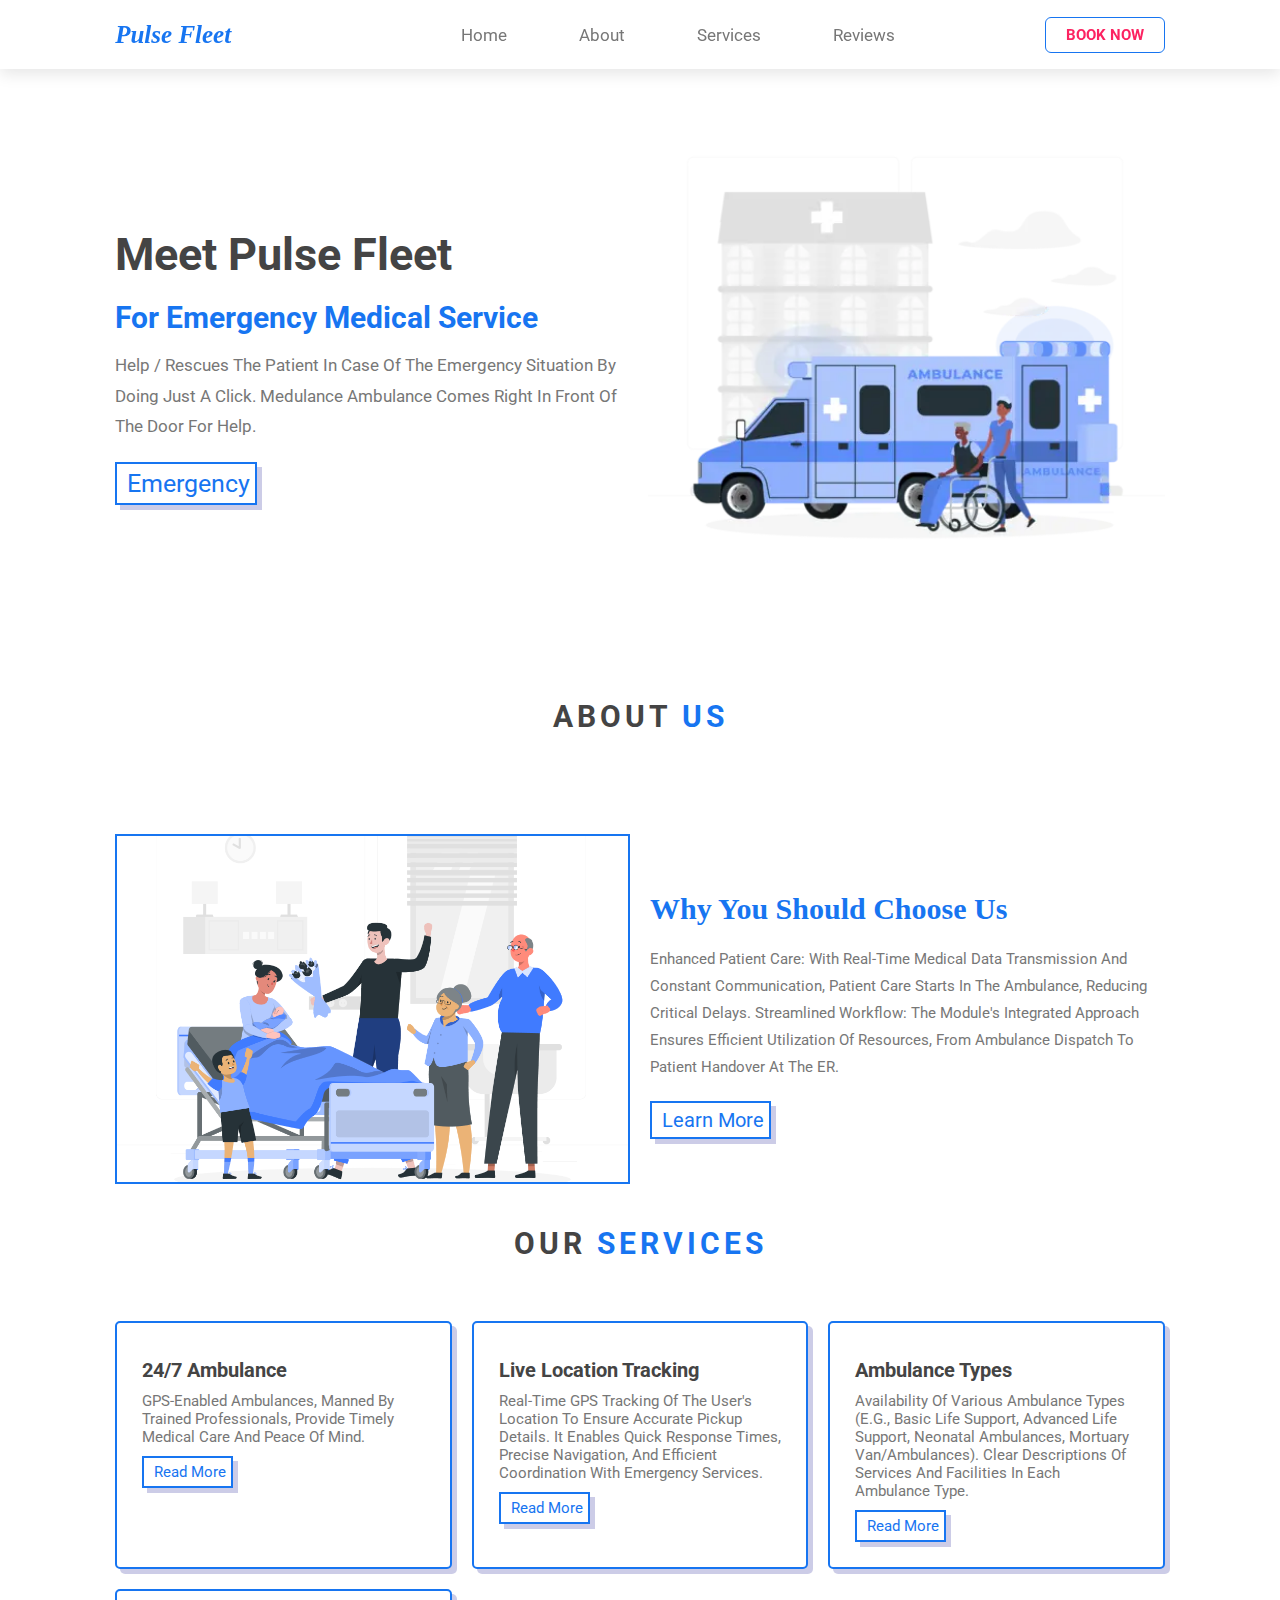
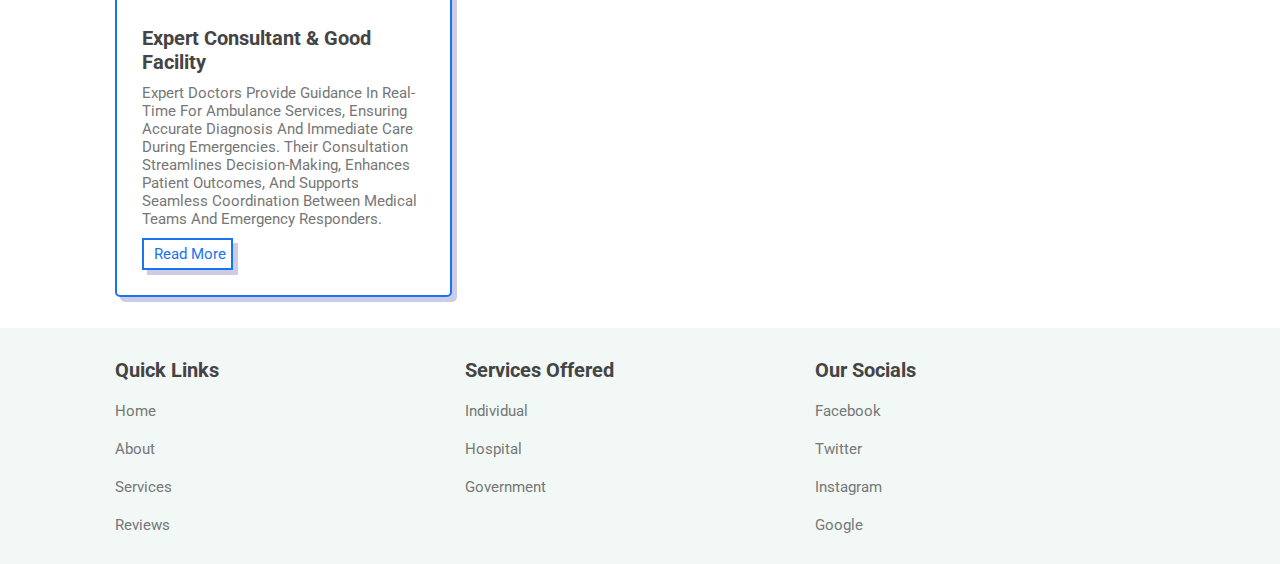
<file: index.html>
<!DOCTYPE html>
<html lang="en">
<head>
	<meta charset="UTF-8">
	<meta name="viewport" content="width=device-width, initial-scale=1.0">
	<title>Smart Ambulance Booking System by Tech Titans</title>
	<link rel="stylesheet" href="css/style.css">
	<link rel="shortcut icon" href="logo (1).png" type="image/x-icon">
</head>
<body>

	<header>
		<!-- <img src="logo (1).png" alt="Logo" width="40" height="40"> -->
		<a href="#" class="logo"><i class="fas fa-hospital">Pulse Fleet</i></a>
		
		<nav class="navbar">
			<a id="shift" href="index.html">home</a>
			<a href="about.html">about</a>
			<a href="service.html">services</a>
			<a href="reviews.html">reviews</a>
		</nav>
		<div class="button">
			<a href="login.html" class="booknow">BOOK NOW</a>
		</div>


	</header>

	<section class="home">
		<div class="content">
			<h3>Meet Pulse Fleet</h3>
			<h2>For Emergency Medical Service</h2>
			<p>Help / Rescues the Patient in case of the Emergency situation by doing just a click. Medulance Ambulance comes right in front of the door for help.</p>
			<a href="emergency.html" class="btn">Emergency</a>
		</div>
		<div class="image">
			<img src="img/Ambulance-rafiki.webp" alt="">
		</div>
	</section>
	<section class="contact">
		<!-- <h1 class="heading"><span>contact</span> us</h1> -->

		<!-- <div class="wrapper">
			<div class="image">
				<img src="img/img3.png" alt="">
			</div>

			<form action="">
				<h3>book now</h3>
				<input type="text" placeholder="your name" class="box">
				<input type="address" placeholder="your address" class="box">
				<input type="number" placeholder="your phone number" class="box">
				<input type="date" class="box">
				<input type="submit" value="Submit" class="btn">
			</form>
		</div> -->
	</section>

	<section class="about">
		<h1 class="heading"; style="margin-bottom: 80px;">about <span>us</span></h1>

		<div class="wrapper">
			<div class="image">
				<img src="img/img2.png" alt="">
			</div>
			<div class="content">
				<h3>why you should choose us</h3>
				<p>Enhanced Patient Care: With real-time medical data transmission and constant communication, patient care starts in the ambulance, reducing critical delays. Streamlined Workflow: The module's integrated approach ensures efficient utilization of resources, from ambulance dispatch to patient handover at the ER.</p>
				<a href="about.html" class="btn">learn more</a>
			</div>
		</div>
	</section>

	<section class="services">
		<h1 class="heading";  style="margin-bottom: 40px";>our <span>services</span></h1>

		<div class="box-container">
			<div class="box">
				<i class="fas fa-ambulance"></i>
				<h3>24/7 ambulance</h3>
				<p>GPS-enabled ambulances, manned by trained professionals, provide timely medical care and peace of mind.</p>
				<a href="service.html" class="btn">read more</a>
			</div>

			<div class="box">
				<i class="fas fa-notes-medical"></i>
				<h3>Live Location Tracking</h3>
				<p>Real-time GPS tracking of the user's location to ensure accurate pickup details. It enables quick response times, precise navigation, and efficient coordination with emergency services.</p>
				<a href="service.html" class="btn">read more</a>
			</div>

			<div class="box">
				<i class="fas fa-user-md"></i>
				<h3>Ambulance Types</h3>
				<p>Availability of various ambulance types (e.g., basic life support, advanced life support, neonatal ambulances, mortuary van/ambulances).
					Clear descriptions of services and facilities in each ambulance type.</p>
				<a href="service.html" class="btn">read more</a>
			</div>

			<div class="box">
				<i class="fas fa-procedures"></i>
				<h3>expert consultant & good facility</h3>
				<p>Expert doctors provide guidance in real-time for ambulance services, ensuring accurate diagnosis and immediate care during emergencies. Their consultation streamlines decision-making, enhances patient outcomes, and supports seamless coordination between medical teams and emergency responders.</p>
				<a href="service.html" class="btn">read more</a>
			</div>

			<!-- <div class="box">
				<i class="fas fa-pills"></i>
				<h3>pharmacy</h3>
				<p>Lorem ipsum dolor sit amet consectetur adipisicing elit. Aspernatur, nulla!</p>
				<a href="#" class="btn">read more</a>
			</div>

			<div class="box">
				<i class="fas fa-heartbeat"></i>
				<h3>best care</h3>
				<p>Lorem ipsum dolor sit amet consectetur adipisicing elit. Aspernatur, nulla!</p>
				<a href="#" class="btn">read more</a>
			</div>
		</div> -->
	</section>
<br>
	<section class="footer">
		<div class="box-container">
			<div class="box">
				<h3>quick links</h3>
				<a href="index.html">home</a>
				<a href="about.html">about</a>
				<a href="service.html">services</a>
				<a href="#">reviews</a>
			</div>

			<div class="box">
				<h3>services offered</h3>
				<a href="service.html">Individual</a>
				<a href="service.html">Hospital</a>
				<a href="service.html">Government</a>
			</div>

			<div class="box">
				<h3>our socials</h3>
				<a href="https://www.facebook.com"><i class="fab fa-facebook"></i> facebook</a>
				<a href="https://www.twitter.com"><i class="fab fa-twitter"></i> twitter</a>
				<a href="https://www.instagram.com"><i class="fab fa-instagram"></i> instagram</a>
				<a href="https://www.google.com"><i class="fab fa-linkedin"></i> google</a>
			</div>
		</div>
	</section>


	<script>
		let menu = document.querySelector('#menubtn'),
		navbar = document.querySelector('.navbar');

		menu.onclick = () =>{
			menu.classList.toggle('fa-times');
			navbar.classList.toggle('active');
		}

		window.onscroll = () =>{
			menu.classList.remove('fa-times');
			navbar.classList.remove('active');
		}
	</script>

	
</body>
</html>
</file>
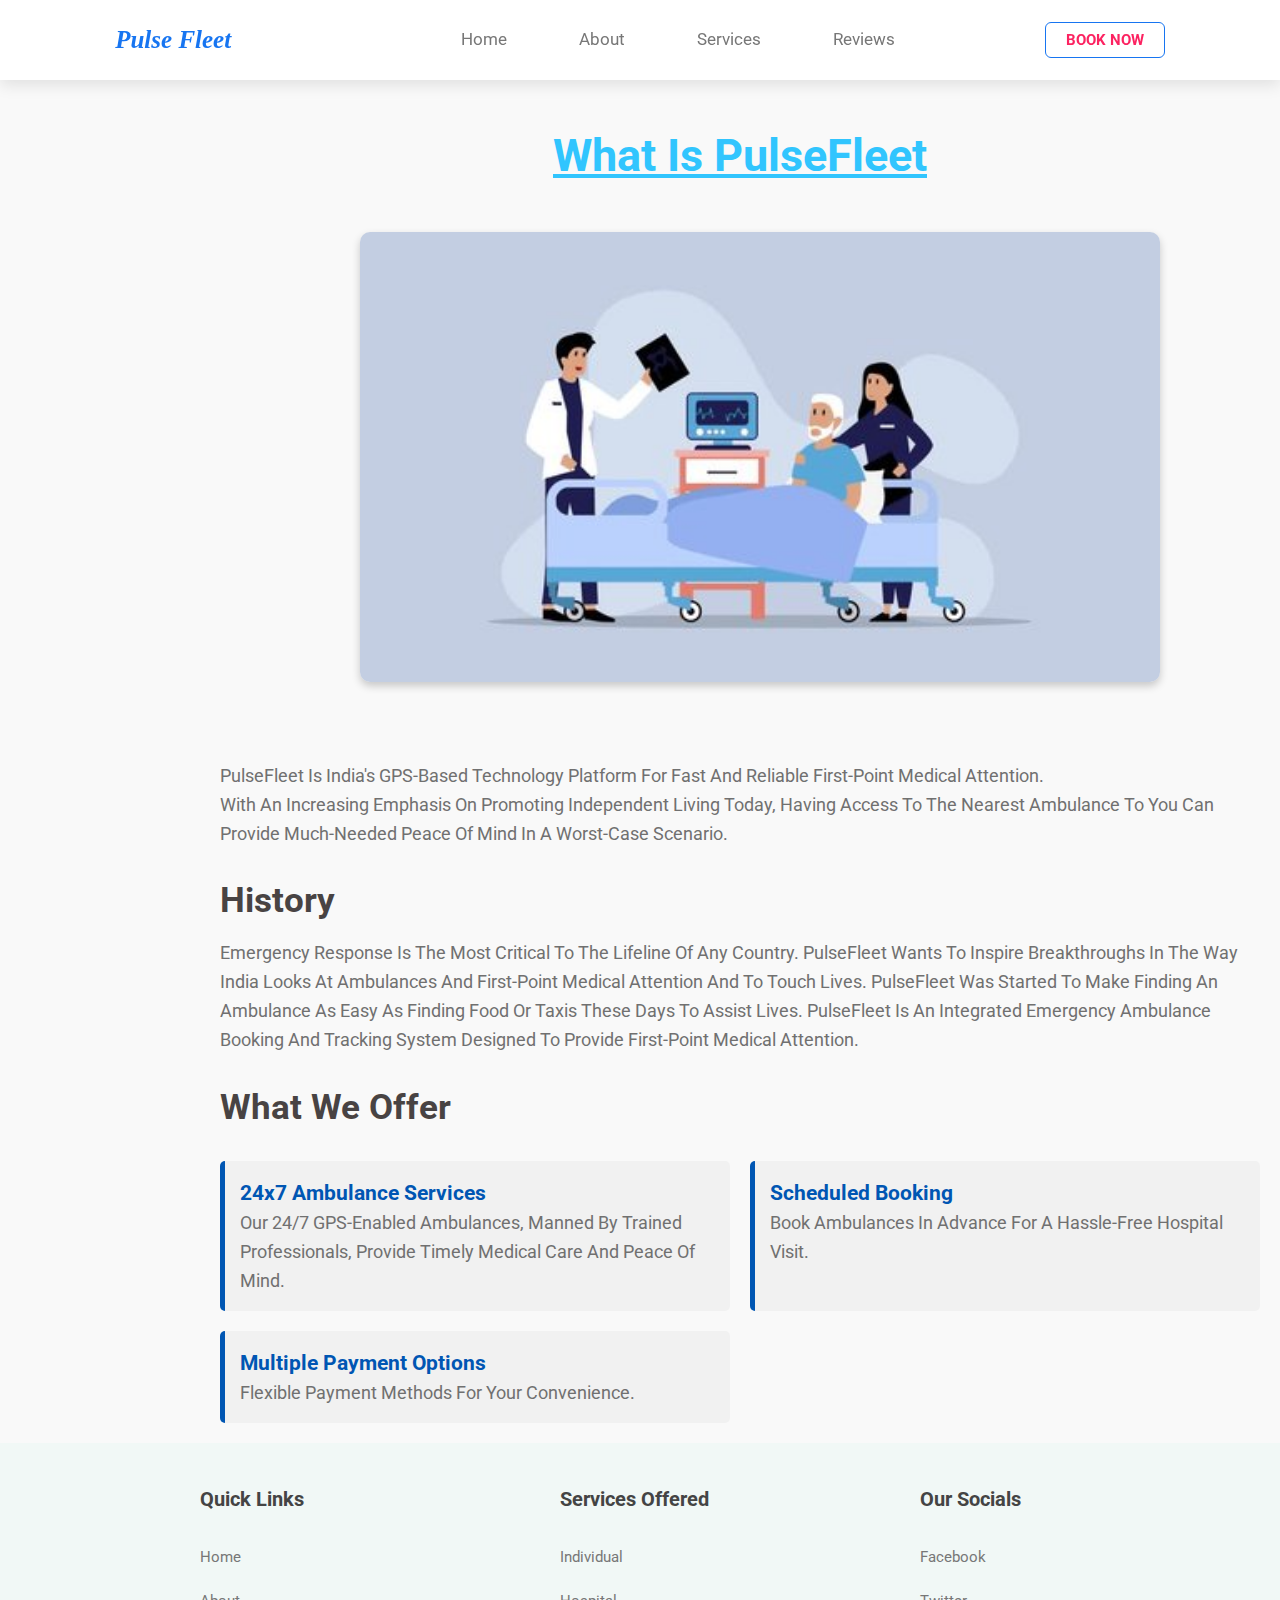
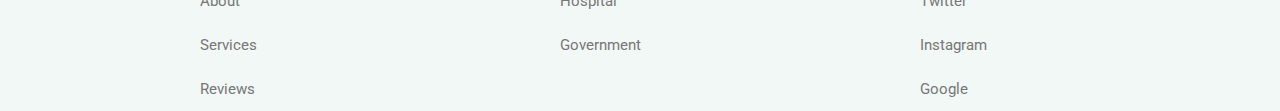
<file: about.html>
<!DOCTYPE html>
<html lang="en">
<head>
  <meta charset="UTF-8">
  <meta name="viewport" content="width=device-width, initial-scale=1.0">
  <title>About page of Smart Ambulance Booking System</title>
  <link rel="stylesheet" href="about.css">
	<link rel="shortcut icon" href="logo (1).png" type="image/x-icon">
</head>
<body>
    <header>
		<!-- <img src="logo (1).png" alt="Logo" width="80" height="80"> -->
		<a href="#" class="logo"><i class="fas fa-hospital">Pulse Fleet</i></a>
		
		<nav class="navbar">
			<a id="shift" href="index.html">home</a>
			<a href="about.html">about</a>
			<a href="service.html">services</a>
			<a href="reviews.html">reviews</a>
		</nav>
		<div class="button">
			<a href="login.html" class="booknow">BOOK NOW</a>
		</div>


	</header>
    <div id="A">
  <section class="about">
    <h1>What is PulseFleet</h1>
    <img src="img/img1.jpg" alt="Ambulance" class="ambulance-image">
    <p>
      PulseFleet is India's GPS-based technology platform for fast and reliable first-point medical attention.<br>
      With an increasing emphasis on promoting independent living today, having access to the nearest ambulance to you can provide much-needed peace of mind in a worst-case scenario.
    </p>
    
    <h2 style="font-size: 35px;">History</h2>
    <p>
      Emergency response is the most critical to the lifeline of any country. PulseFleet wants to inspire breakthroughs in the way India looks at ambulances and first-point medical attention and to touch lives. PulseFleet was started to make finding an ambulance as easy as finding food or taxis these days to assist lives. PulseFleet is an integrated emergency ambulance booking and tracking system designed to provide first-point medical attention.
    </p>
    
    <h2 id="B">What We Offer</h2>
    
    <div class="offerings">
      <div class="offering">
        <h3>24x7 Ambulance Services</h3>
        <p>Our 24/7 GPS-enabled ambulances, manned by trained professionals, provide timely medical care and peace of mind.</p>
      </div>
      <div class="offering">
        <h3>Scheduled Booking</h3>
        <p>Book ambulances in advance for a hassle-free hospital visit.</p>
      </div>
      <div class="offering">
        <h3>Multiple Payment Options</h3>
        <p>Flexible payment methods for your convenience.</p>
      </div>
    </div>
  </section>
</div>
<section class="footer">
    <div class="box-container">
        <div class="box">
            <h3>quick links</h3>
            <a href="index.html">home</a>
            <a href="about.html">about</a>
            <a href="service.html">services</a>
            <a href="#">reviews</a>
        </div>

        <div class="box">
            <h3>services offered</h3>
            <a href="service.html">Individual</a>
            <a href="service.html">Hospital</a>
            <a href="service.html">Government</a>
        </div>

        <div class="box">
            <h3>our socials</h3>
            <a href="https://www.facebook.com"><i class="fab fa-facebook"></i> facebook</a>
            <a href="https://www.twitter.com"><i class="fab fa-twitter"></i> twitter</a>
            <a href="https://www.instagram.com"><i class="fab fa-instagram"></i> instagram</a>
            <a href="https://www..com"><i class="fab fa-linkedin"></i> google</a>
        </div>
    </div>
</section>


<script>
    let menu = document.querySelector('#menubtn'),
    navbar = document.querySelector('.navbar');

    menu.onclick = () =>{
        menu.classList.toggle('fa-times');
        navbar.classList.toggle('active');
    }

    window.onscroll = () =>{
        menu.classList.remove('fa-times');
        navbar.classList.remove('active');
    }
</script>


</body>
</html>
</file>
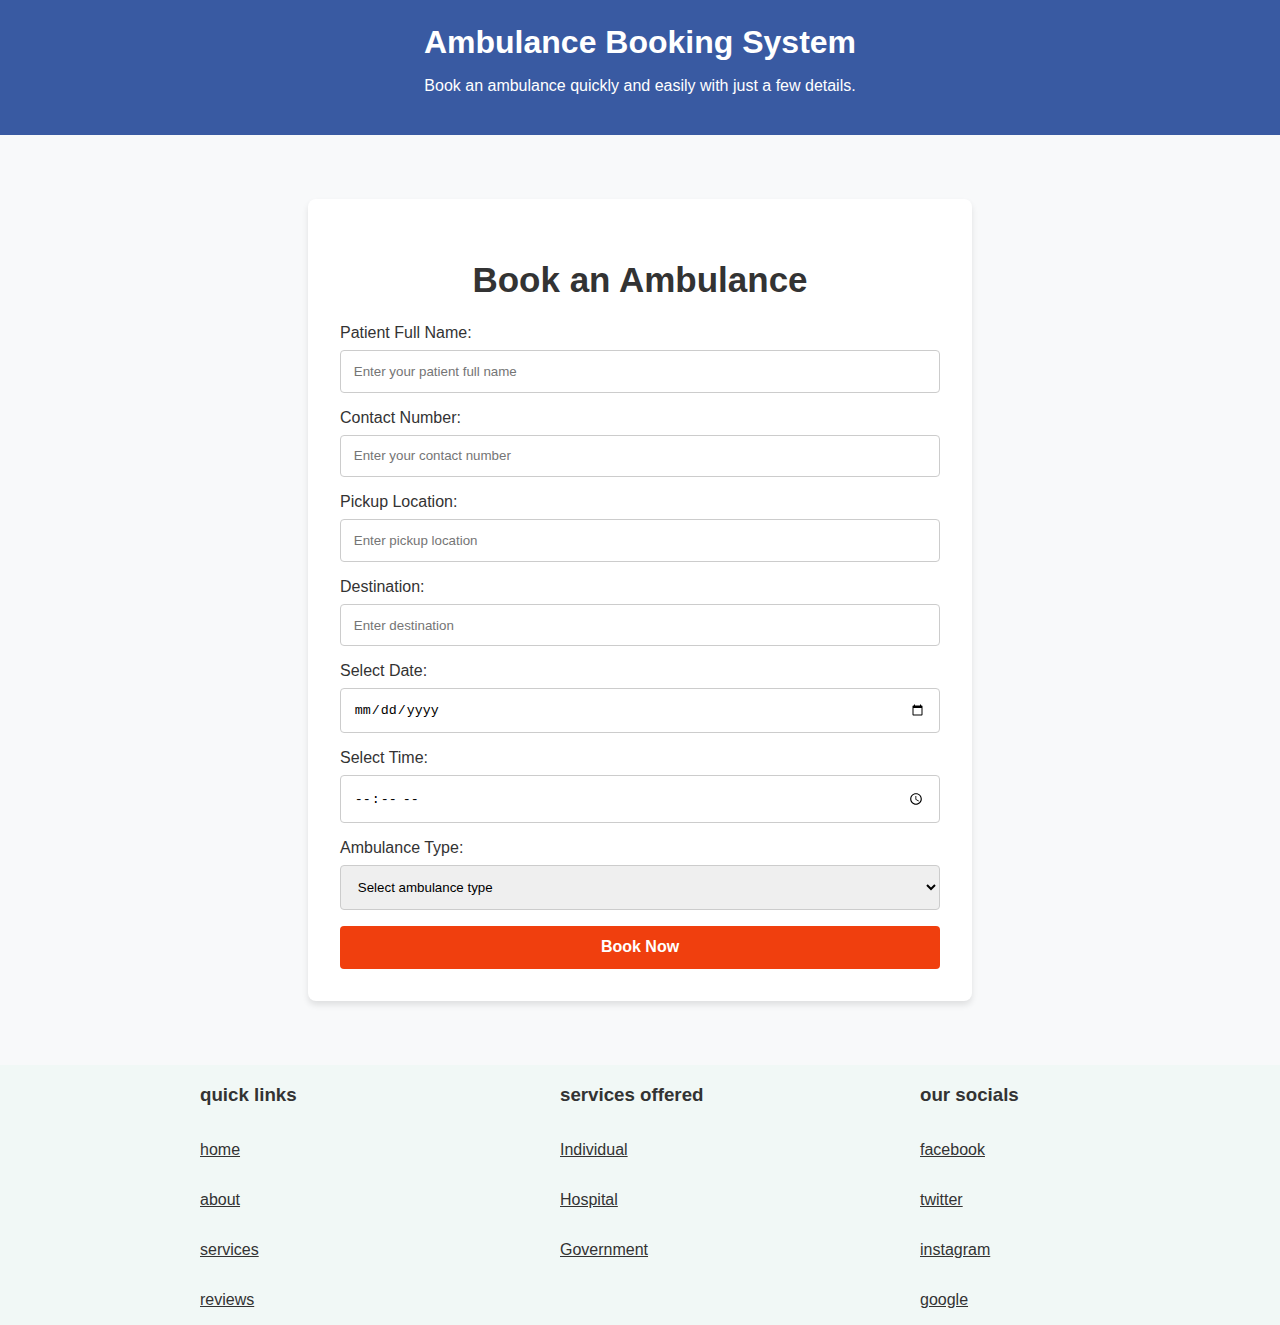
<file: booking.html>
<!DOCTYPE html>
<html lang="en">
<head>
  <meta charset="UTF-8">
  <meta name="viewport" content="width=device-width, initial-scale=1.0">
  <title>Scheduled Booking page of Smart Ambulance Booking System</title>
  <link rel="stylesheet" href="booking.css">
  <!-- <link rel="stylesheet" href="css/all.min.css"> -->
  <link rel="shortcut icon" href="logo (1).png" type="image/x-icon">
</head>
<body>
  <header>
    <h1>Ambulance Booking System</h1>
    <p>Book an ambulance quickly and easily with just a few details.</p>
  </header>

  <main>
    <section class="booking-section">
      <h2>Book an Ambulance</h2>
      <form action="reg.php" method="post" id="booking-form">
        <div class="form-group">
          <label for="name">Patient Full Name:</label>
          <input type="text" id="name" name="name" placeholder="Enter your patient full name" required>
        </div>

        <div class="form-group">
          <label for="contact">Contact Number:</label>
          <input type="tel" id="contact" name="contact" placeholder="Enter your contact number" required>
        </div>

        <div class="form-group">
          <label for="pickup">Pickup Location:</label>
          <input type="text" id="pickup" name="pickup" placeholder="Enter pickup location" required>
        </div>

        <div class="form-group">
          <label for="destination">Destination:</label>
          <input type="text" id="destination" name="destination" placeholder="Enter destination" required>
        </div>
        <div class="form-group">
          <label for="destination">Select Date:</label>
				<input type="date" class="box" name="date">
        </div>
        <div class="form-group">
          <label for="destination">Select Time:</label>
				<input type="time" class="box" name="date">
        </div>

        <div class="form-group">
          <label for="type">Ambulance Type:</label>
          <select id="type" name="type" required>
            <option value="" disabled selected>Select ambulance type</option>
            <option value="als">Advance Life Support(ALS)</option>
            <option value="icu">ICU Support Ambulance</option>
            <option value="pta">Patient Transportation Ambulance(PTA)</option>
            <option value="bls">Basic Life Support(BLS)</option>
            <option value="mortuary-van">Mortuary Van/Ambulance</option>
          </select>
        </div>

        <button onclick="window.location.href='review-input.html'"></a>Book Now</button>
      </form>
    </section>
  </main>

  
	<section class="footer">
		<div class="box-container">
			<div class="box">
				<h3>quick links</h3>
				<a href="index.html">home</a>
				<a href="about.html">about</a>
				<a href="service.html">services</a>
				<a href="reviews.html">reviews</a>
			</div>

			<div class="box">
				<h3>services offered</h3>
				<a href="service.html">Individual</a>
				<a href="service.html">Hospital</a>
				<a href="service.html">Government</a>
			</div>

			<div class="box">
				<h3>our socials</h3>
				<a href="https://www.facebook.com"><i class="fab fa-facebook"></i> facebook</a>
				<a href="https://www.twitter.com"><i class="fab fa-twitter"></i> twitter</a>
				<a href="https://www.instagram.com"><i class="fab fa-instagram"></i> instagram</a>
				<a href="https://www.google.com"><i class="fab fa-linkedin"></i> google</a>
			</div>
		</div>

	</section>

 
</body>
</html>
</file>
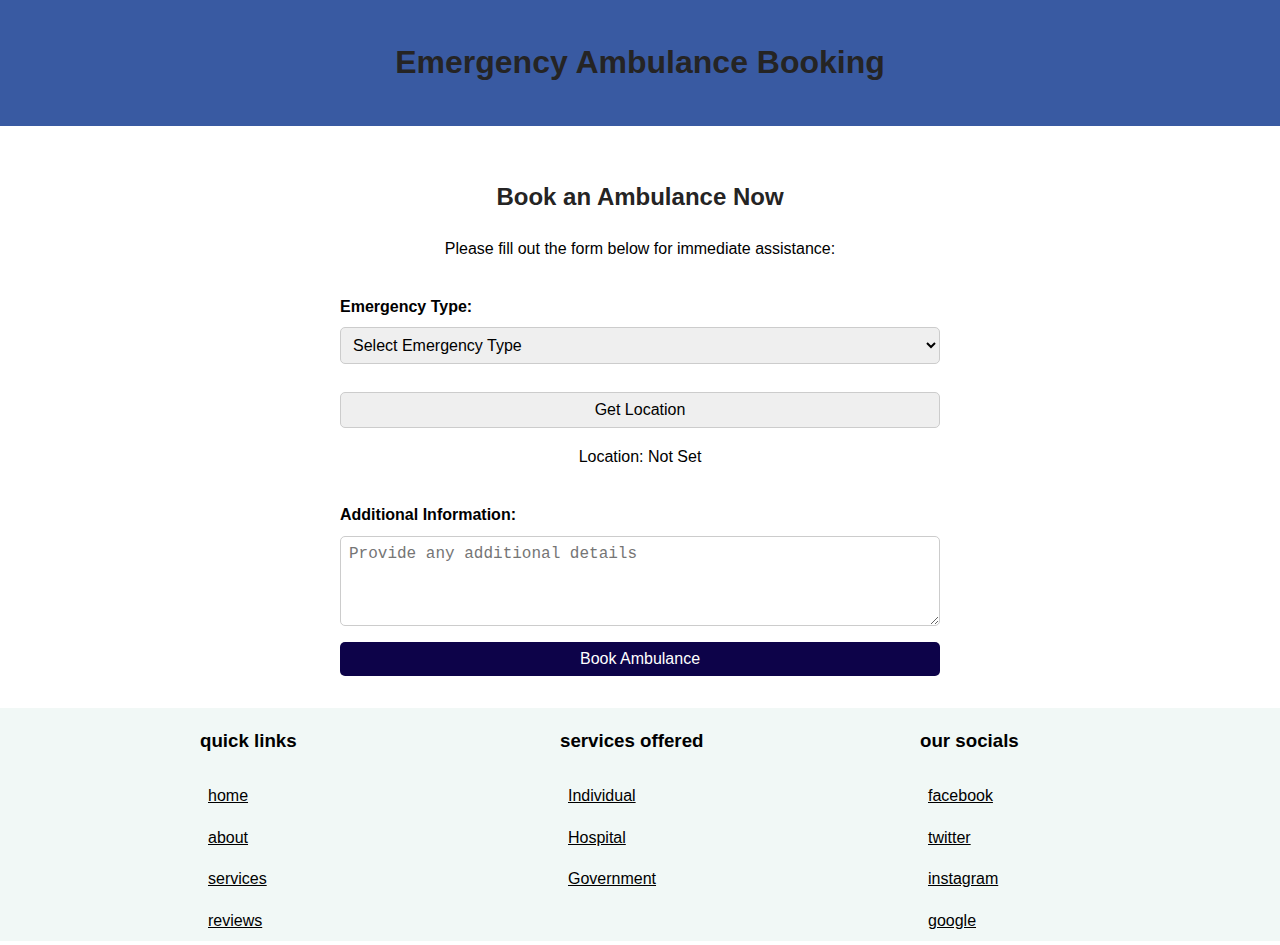
<file: emergency.html>
<!DOCTYPE html>
<html lang="en">
<head>
  <meta charset="UTF-8">
  <meta name="viewport" content="width=device-width, initial-scale=1.0">
  <title>Emergency Booking page of Smart Ambulance Booking System</title>
  <link rel="stylesheet" href="emergency.css">
  <link rel="shortcut icon" href="logo (1).png" type="image/x-icon">
</head>
<body>
  <header>
    <h1>Emergency Ambulance Booking</h1>
  </header>

  <main>
    <section id="booking-form-section">
      <h2>Book an Ambulance Now</h2>
      <p>Please fill out the form below for immediate assistance:</p>
      <form id="emergency-booking-form">
<!-- 
        <label for="location">Destination Location:</label>
        <input type="text" id="location" name="location" placeholder="Enter your location" required> -->

        <label for="emergency-type">Emergency Type:</label>
        <select id="emergency-type" name="emergencyType" required>
            
            <option value="" disabled selected>Select Emergency Type</option>
            <option value="accident">Accident</option>
            <option value="heart-attack">Heart Attack</option>
            <!-- <option value="stroke">Stroke</option> -->
            <option value="pregnancy">Pregnancy</option>
            <option value="other">Other</option>
        </select>
        <input type="submit" value="Get Location" class="btn" onclick="getLocation()">
        <p class="location" id="locationDisplay">Location: Not Set</p>
        <script>
            // Function to get user's current location
            function getLocation() {
                const locationDisplay = document.getElementById('locationDisplay');
                if (navigator.geolocation) {
                    navigator.geolocation.getCurrentPosition(
                        (position) => {
                            const { latitude, longitude } = position.coords;
                            locationDisplay.textContent = `Location: Latitude ${latitude}, Longitude ${longitude}`;
                        },
                        (error) => {
                            locationDisplay.textContent = "Location: Unable to retrieve location.";
                            console.error(error);
                        }
                    );
                } else {
                    locationDisplay.textContent = "Location: Geolocation is not supported by your browser.";
                }
            }
        
            // Form submission handler
            document.getElementById('registerForm').addEventListener('submit', function (e) {
                e.preventDefault();
                const mobile = document.getElementById('mobile').value;
                const email = document.getElementById('email').value;
                const password = document.getElementById('password').value;
                const location = document.getElementById('locationDisplay').textContent;
        
                console.log('User Details:', { mobile, email, password, location });
                alert('Registration successful!');
            });
        </script>


        <label for="additional-info">Additional Information:</label>
        <textarea id="additional-info" name="additionalInfo" rows="4" placeholder="Provide any additional details"></textarea>

        <button onclick="window.location.href='review-input.html'"></a>Book Ambulance</button>
      </form>
    </section>
  </main>

  <!-- <footer>
    <p>&copy; 2024 Ambulance Booking System. All rights reserved.</p>
  </footer> -->
  <section class="footer">
		<div class="box-container">
			<div class="box">
				<h3>quick links</h3>
				<a href="index.html">home</a>
				<a href="about.html">about</a>
				<a href="service.html">services</a>
				<a href="reviews.html">reviews</a>
			</div>

			<div class="box">
				<h3>services offered</h3>
				<a href="service.html">Individual</a>
				<a href="service.html">Hospital</a>
				<a href="service.html">Government</a>
			</div>

			<div class="box">
				<h3>our socials</h3>
				<a href="https://www.facebook.com"><i class="fab fa-facebook"></i> facebook</a>
				<a href="https://www.twitter.com"><i class="fab fa-twitter"></i> twitter</a>
				<a href="https://www.instagram.com"><i class="fab fa-instagram"></i> instagram</a>
				<a href="https://www.google.com"><i class="fab fa-linkedin"></i> google</a>
			</div>
		</div>

	</section>

 
</body>
</html>
</file>
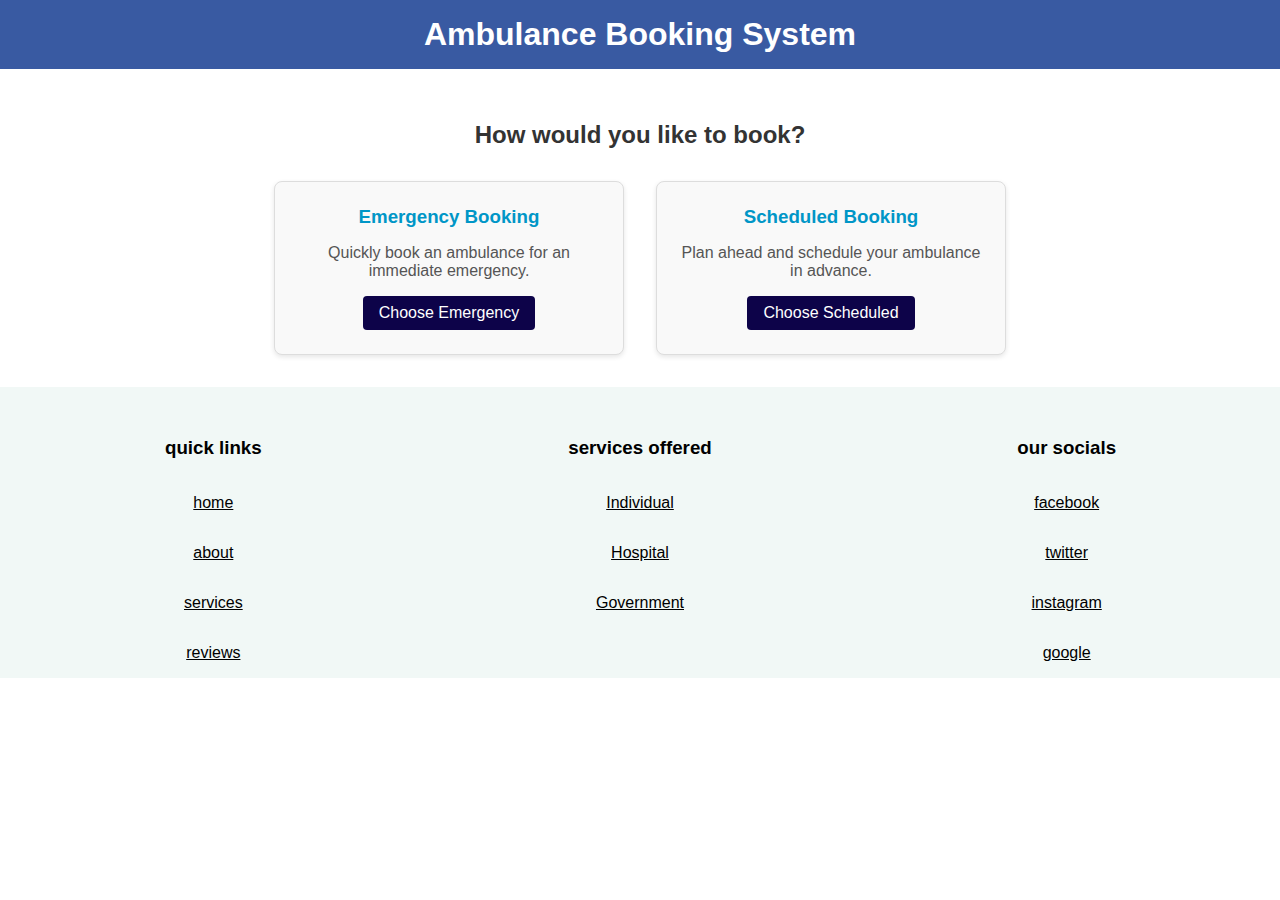
<file: pop up.html>
<!DOCTYPE html>
<html lang="en">
<head>
  <meta charset="UTF-8">
  <meta name="viewport" content="width=device-width, initial-scale=1.0">
  <title>Choose Option page of Smart Ambulance Booking System</title>
  <link rel="stylesheet" href="pop up.css">
  <link rel="shortcut icon" href="logo (1).png" type="image/x-icon">
</head>
<body>
  <header>
    <h1>Ambulance Booking System</h1>
  </header>

  <main>
    <h2>How would you like to book?</h2>
    <div class="choice-container">
      <div class="choice-card" id="emergency">
        <h3>Emergency Booking</h3>
        <p>Quickly book an ambulance for an immediate emergency.</p>
        <button onclick="window.location.href='emergency.html'">Choose Emergency</button>
      </div>

      <div class="choice-card" id="scheduled">
        <h3>Scheduled Booking</h3>
        <p>Plan ahead and schedule your ambulance in advance.</p>
        <button onclick="window.location.href='booking.html'">Choose Scheduled</button>
      </div>
    </div>
  </main>

  <section class="footer">
    <div class="box-container">
        <div class="box">
            <h3>quick links</h3>
            <a href="index.html">home</a>
            <a href="about.html">about</a>
            <a href="service.html">services</a>
            <a href="reviews.html">reviews</a>

        </div>

        <div class="box">
            <h3>services offered</h3>
            <a href="service.html">Individual</a>
            <a href="service.html">Hospital</a>
            <a href="service.html">Government</a>
        </div>

        <div class="box">
            <h3>our socials</h3>
            <a href="https://www.facebook.com"><i class="fab fa-facebook"></i> facebook</a>
            <a href="https://www.twitter.com"><i class="fab fa-twitter"></i> twitter</a>
            <a href="https://www.instagram.com"><i class="fab fa-instagram"></i> instagram</a>
            <a href="https://www.google.com"><i class="fab fa-linkedin"></i> google</a>
        </div>
    </div>

</section>


  
</body>
</html>
</file>
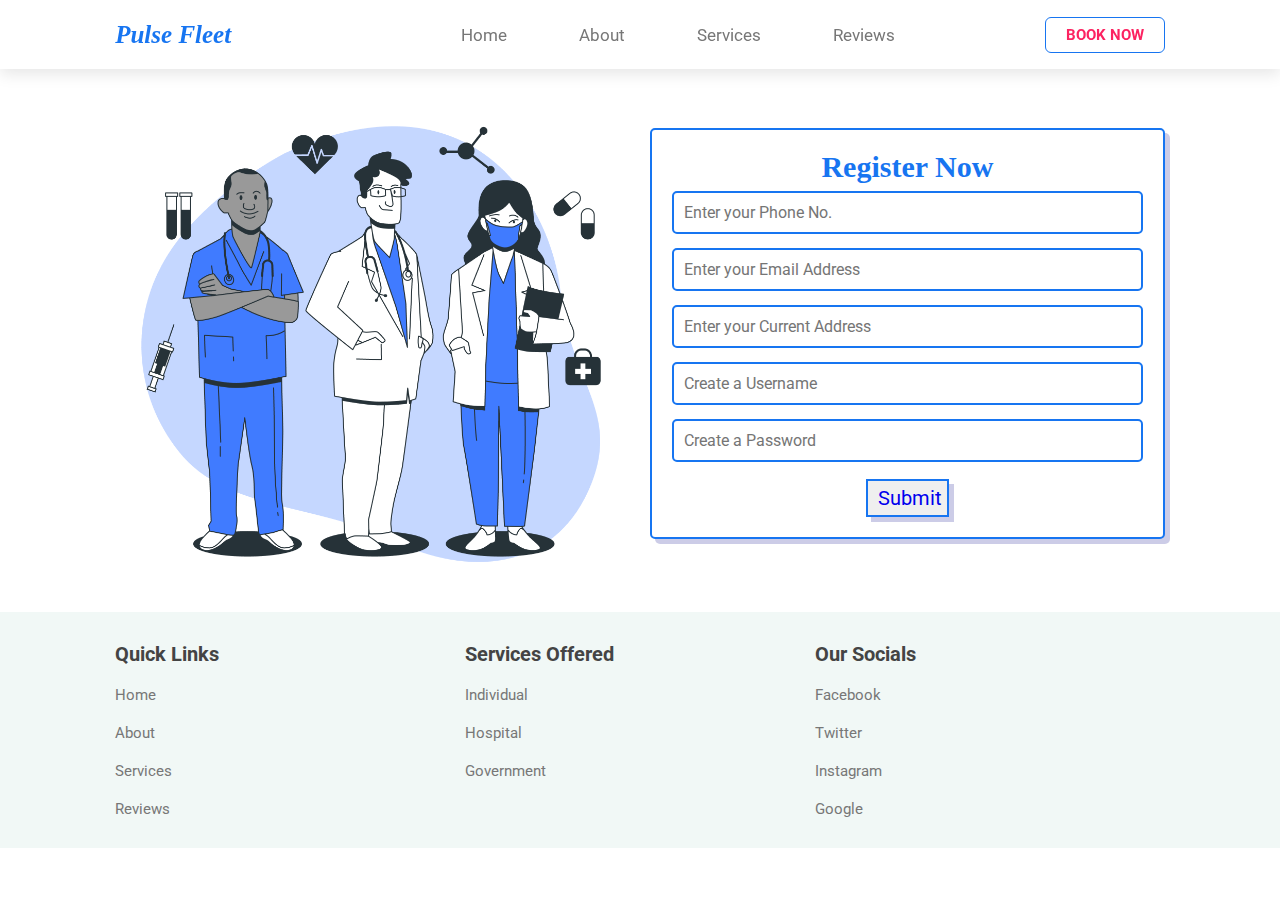
<file: reg.html>
<!DOCTYPE html>
<html lang="en">
<head>
	<meta charset="UTF-8">
	<meta name="viewport" content="width=device-width, initial-scale=1.0">
	<title>Registration page of Smart Ambulance Booking System</title>
	<link rel="stylesheet" href="css/style.css">
	<!-- <link rel="stylesheet" href="css/all.min.css"> -->
	<link rel="shortcut icon" href="logo (1).png" type="image/x-icon">
</head>
<body>

	<header>
		
		<a href="#" class="logo"><i class="fas fa-hospital">Pulse Fleet</i></a>

		<nav class="navbar">
			<a id="shift" href="#">home</a>
			<a href="about.html">about</a>
			<a href="service.html">services</a>
			<a href="reviews.html">reviews</a>
		</nav>
		<div class="button">
			<a href="login.html" class="booknow">BOOK NOW</a>
		</div>


	</header>
	<section class="contact">
		<h1 class="heading"><span>contact</span> us</h1>

		<div class="wrapper">
			<div class="image">
				<img src="img/img3.png" alt="">
			</div>

			<form action="">
				<h3>Register Now</h3>
				<input type="text" placeholder="Enter your Phone No." class="box">
				<input type="address" placeholder="Enter your Email Address" class="box">
				<input type="number" placeholder="Enter your Current Address" class="box">
                <script>
                    // Form submission handler
                    document.getElementById('registerForm').addEventListener('submit', function (e) {
                        e.preventDefault();
                        const mobile = document.getElementById('mobile').value;
                        const email = document.getElementById('email').value;
                        const password = document.getElementById('password').value;
                        const location = document.getElementById('locationDisplay').textContent;
                
                        console.log('User Details:', { mobile, email, password, location });
                        alert('Registration successful!');
                    });
                </script>
                
				<input type="number" placeholder="Create a Username" class="box">
				<input type="number" placeholder="Create a Password" class="box">
				<!-- <input type="date" class="box"> -->
				<!-- <input type="submit" value="Submit" class="btn"> -->
				<button class="btn"><a href="pop up.html">Submit</a></button>
			</form>
		</div>
	</section>
	<section class="footer">
		<div class="box-container">
			<div class="box">
				<h3>quick links</h3>
				<a href="index.html">home</a>
				<a href="about.html">about</a>
				<a href="service.html">services</a>
				<a href="#">reviews</a>
			</div>

			<div class="box">
				<h3>services offered</h3>
				<a href="service.html">Individual</a>
				<a href="service.html">Hospital</a>
				<a href="service.html">Government</a>
			</div>

			<div class="box">
				<h3>our socials</h3>
				<a href="https://www.facebook.com"><i class="fab fa-facebook"></i> facebook</a>
				<a href="https://www.twitter.com"><i class="fab fa-twitter"></i> twitter</a>
				<a href="https://www.insatgram.com"><i class="fab fa-instagram"></i> instagram</a>
				<a href="https://www.google.com"><i class="fab fa-linkedin"></i> google</a>
			</div>
		</div>
	</section>


	<script>
		let menu = document.querySelector('#menubtn'),
		navbar = document.querySelector('.navbar');

		menu.onclick = () =>{
			menu.classList.toggle('fa-times');
			navbar.classList.toggle('active');
		}

		window.onscroll = () =>{
			menu.classList.remove('fa-times');
			navbar.classList.remove('active');
		}
	</script>

	
</body>
</html>
</file>
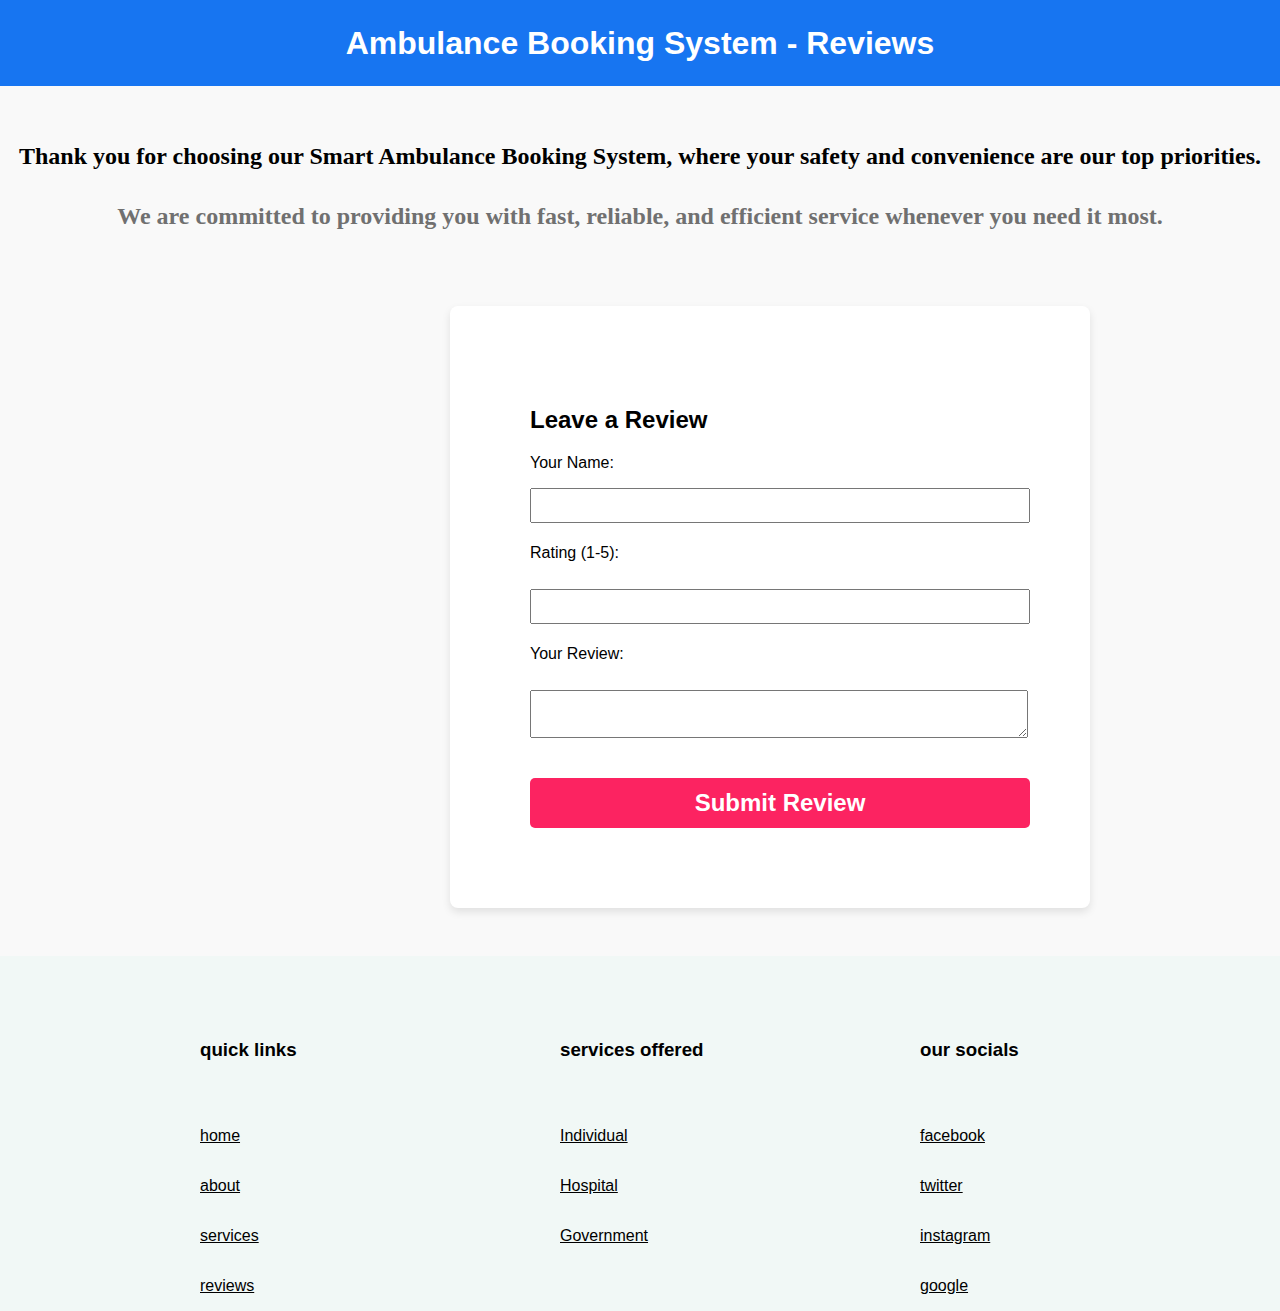
<file: review-input.html>
<!DOCTYPE html>
<html lang="en">
<head>
  <meta charset="UTF-8">
  <meta name="viewport" content="width=device-width, initial-scale=1.0">
  <title>Thank you page of Smart Ambulance Booking System</title>
  <link rel="stylesheet" href="review-input.css">
  <link rel="shortcut icon" href="logo (1).png" type="image/x-icon">
</head>
<body>
  <header>
    <h1>Ambulance Booking System - Reviews</h1>
</header>
<section id="A">
    <p1>Thank you for choosing our Smart Ambulance Booking System, where your safety and convenience are our top priorities.</p1>
    <br> <p2> We are committed to providing you with fast, reliable, and efficient service whenever you need it most.</p2>
</section>

<main>
    <section id="review-form">
      <h2>Leave a Review</h2>
      <form id="reviewSubmitForm">
          <label for="name">Your Name:</label>
          <input style="margin-bottom: 10px;" type="text" id="name" name="name" required>
          
        <label id="A" for="rating">Rating (1-5):</label>
        <input style="margin-bottom: 10px;" type="number" id="rating" name="rating" min="1" max="5" required>
        
        <label id="A" for="review">Your Review:</label>
        <textarea style="margin-bottom: 20px;" id="review" name="review" required></textarea>
        
        <button style="font-size: 1.5rem"type="submit">Submit Review</button>
    </form>
</main>
</section>
<section class="footer">
		<div class="box-container">
			<div class="box">
				<h3>quick links</h3>
				<a href="index.html">home</a>
				<a href="about.html">about</a>
				<a href="service.html">services</a>
				<a href="reviews.html">reviews</a>

			</div>

			<div class="box">
				<h3>services offered</h3>
				<a href="service.html">Individual</a>
				<a href="service.html">Hospital</a>
				<a href="service.html">Government</a>
			</div>

			<div class="box">
				<h3>our socials</h3>
				<a href="https://www.facebook.com"><i class="fab fa-facebook"></i> facebook</a>
				<a href="https://www.twitter.com"><i class="fab fa-twitter"></i> twitter</a>
				<a href="https://www.instagram.com"><i class="fab fa-instagram"></i> instagram</a>
				<a href="https://www.google.com"><i class="fab fa-linkedin"></i> google</a>
			</div>
		</div>

	</section>


</body>
</html>
</file>
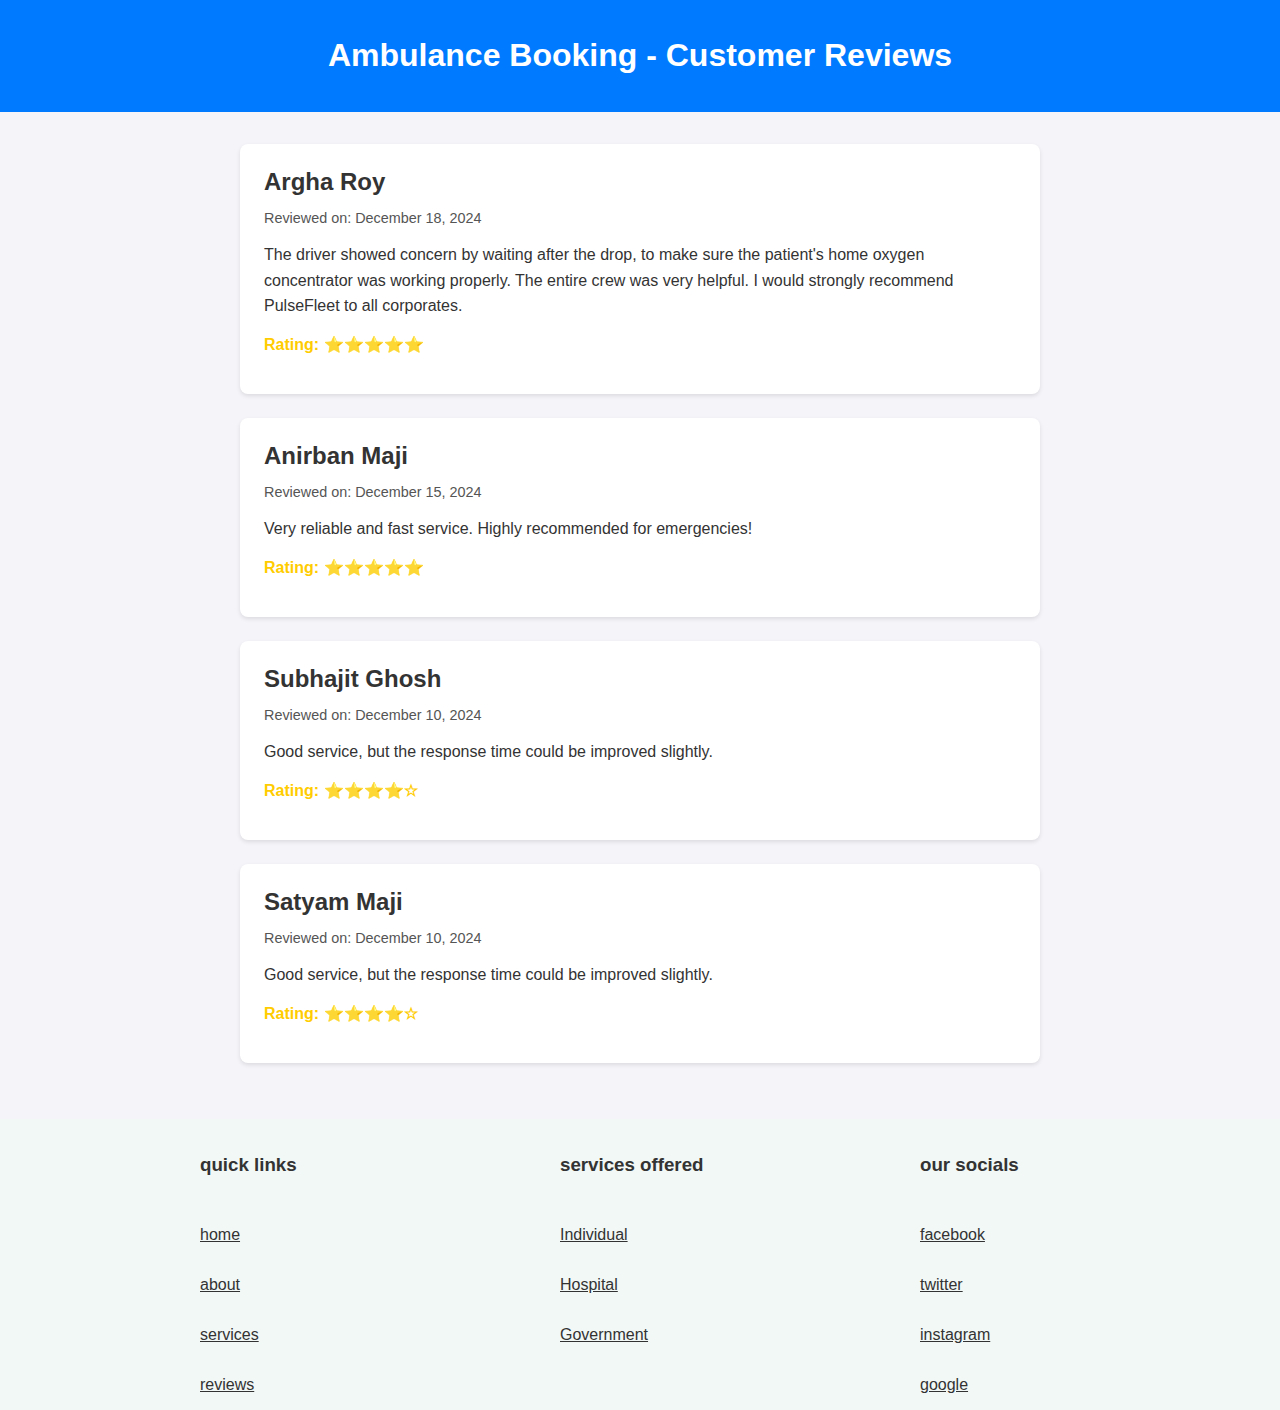
<file: reviews.html>
<!DOCTYPE html>
<html lang="en">
<head>
    <meta charset="UTF-8">
    <meta name="viewport" content="width=device-width, initial-scale=1.0">
    <title>Ambulance Booking Reviews</title>
    <link rel="stylesheet" href="reviews.css">
</head>
<body>
    <header class="header">
        <h1>Ambulance Booking - Customer Reviews</h1>
        <!-- <a href="#" class="logo"><i class="fas fa-hospital">Pulse Fleet</i></a>

		<nav class="navbar">
			<a id="shift" href="index.html">home</a>
			<a href="about.html">about</a>
			<a href="service.html">services</a>
			<a href="#">reviews</a>
		</nav>
		<div class="button">
			<a href="login.html" class="booknow">BOOK NOW</a>
		</div> -->
    </header>
    <main class="reviews-container">
        <div class="review">
            <h2> Argha Roy</h2>
            <p class="date">Reviewed on: December 18, 2024</p>
            <!-- <p class="comment">The service was excellent! The ambulance arrived promptly, and the staff was very professional.</p> -->
             <p class="comment"> The driver showed concern by waiting after the drop, to make sure the patient's home oxygen concentrator was working properly. The entire crew was very helpful. I would strongly recommend PulseFleet to all corporates.</p>
            <p class="rating">Rating: ⭐⭐⭐⭐⭐</p>
        </div>
        <div class="review">
            <h2>Anirban Maji</h2>
            <p class="date">Reviewed on: December 15, 2024</p>
            <p class="comment">Very reliable and fast service. Highly recommended for emergencies!</p>
            <p class="rating">Rating: ⭐⭐⭐⭐⭐</p>
        </div>
        <div class="review">
            <h2>Subhajit Ghosh</h2>
            <p class="date">Reviewed on: December 10, 2024</p>
            <p class="comment">Good service, but the response time could be improved slightly.</p>
            <p class="rating">Rating: ⭐⭐⭐⭐☆</p>
        </div>
        <div class="review">
            <h2>Satyam Maji</h2>
            <p class="date">Reviewed on: December 10, 2024</p>
            <p class="comment">Good service, but the response time could be improved slightly.</p>
            <p class="rating">Rating: ⭐⭐⭐⭐☆</p>
        </div>
    </main>
    <!-- <footer class="footer">
        <p>&copy; 2024 Ambulance Booking. All rights reserved.</p>
    </footer> -->
    <section class="footer">
		<div class="box-container">
			<div class="box">
				<h3>quick links</h3>
				<a href="index.html">home</a>
				<a href="about.html">about</a>
				<a href="service.html">services</a>
				<a href="reviews.html">reviews</a>

			</div>

			<div class="box">
				<h3>services offered</h3>
				<a href="service.html">Individual</a>
				<a href="service.html">Hospital</a>
				<a href="service.html">Government</a>
			</div>

			<div class="box">
				<h3>our socials</h3>
				<a href="https://www.facebook.com"><i class="fab fa-facebook"></i> facebook</a>
				<a href="https://www.twitter.com"><i class="fab fa-twitter"></i> twitter</a>
				<a href="https://www.instagram.com"><i class="fab fa-instagram"></i> instagram</a>
				<a href="https://www.google.com"><i class="fab fa-linkedin"></i> google</a>
			</div>
		</div>

	</section>
</body>
</html>
</file>
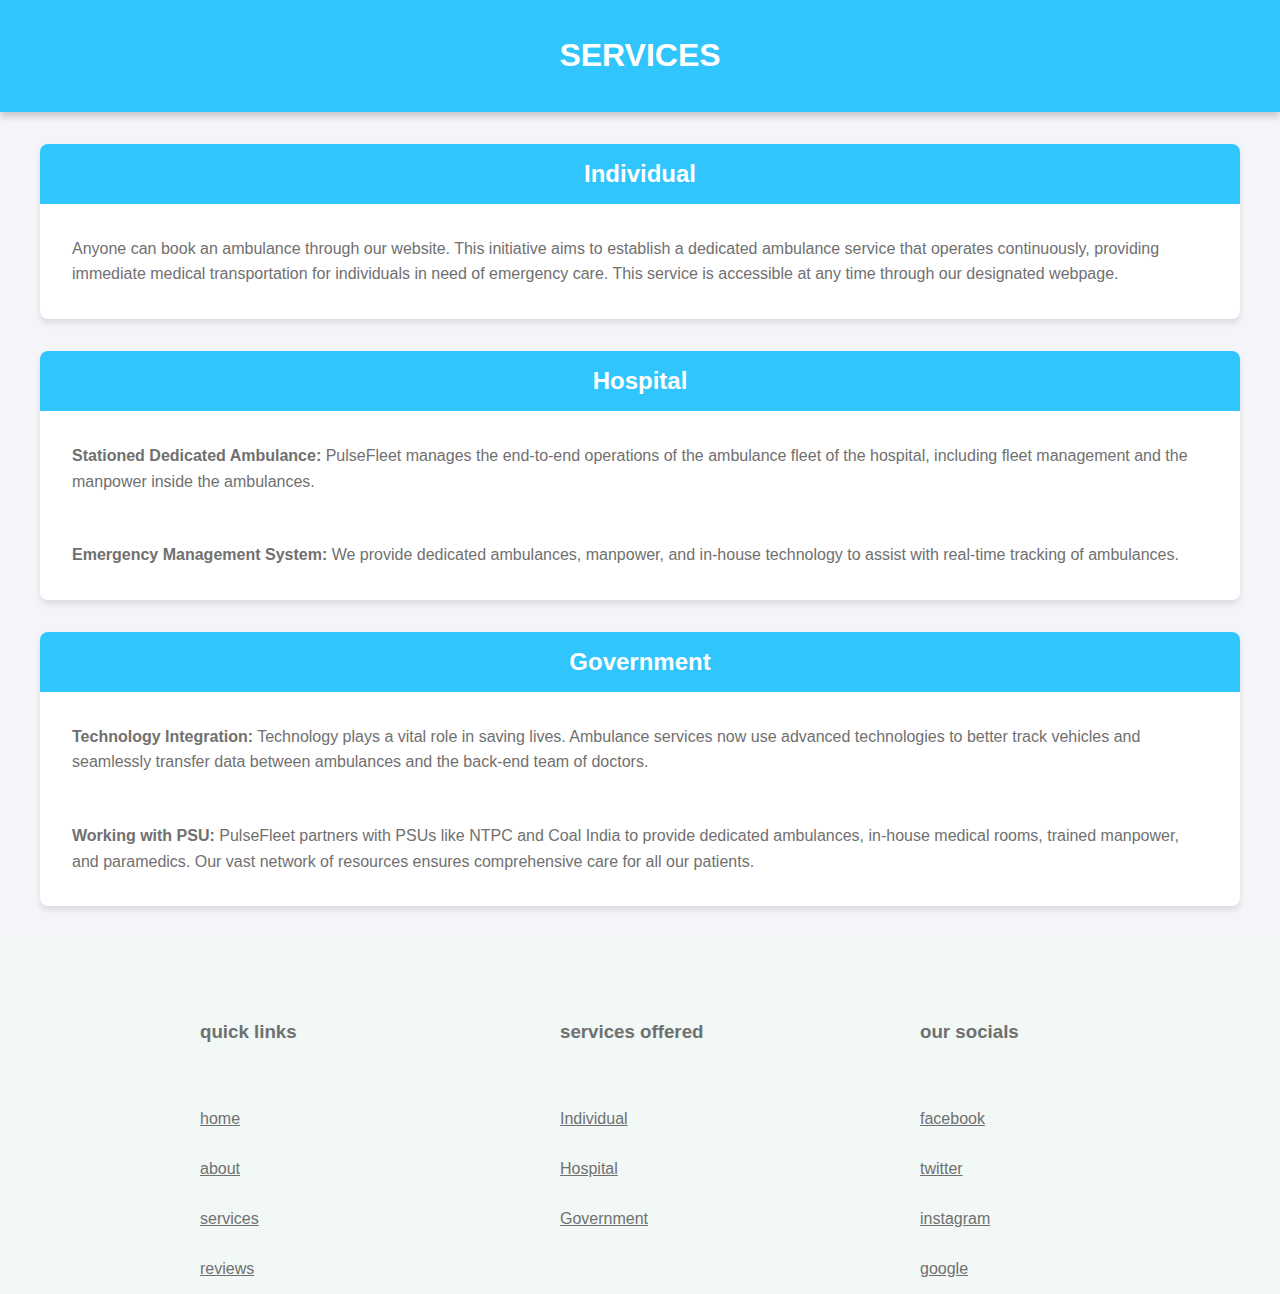
<file: service.html>
<!DOCTYPE html>
<html lang="en">
<head>
  <meta charset="UTF-8">
  <meta name="viewport" content="width=device-width, initial-scale=1.0">
  <title>Services page of Smart Ambulance Booking System</title>
  <link rel="stylesheet" href="service.css">
	<link rel="shortcut icon" href="logo (1).png" type="image/x-icon">
</head>
<body>
  <header>
    <h1>SERVICES</h1>
  </header>
  <div class="container">
    <div class="section">
      <h2>Individual</h2>
      <p>
        Anyone can book an ambulance through our website. This initiative aims to establish a dedicated ambulance service that operates continuously, providing immediate medical transportation for individuals in need of emergency care. This service is accessible at any time through our designated webpage.
      </p>
    </div>
    <div class="section">
      <h2>Hospital</h2>
      <p>
        <strong>Stationed Dedicated Ambulance:</strong> PulseFleet manages the end-to-end operations of the ambulance fleet of the hospital, including fleet management and the manpower inside the ambulances.
      </p>
      <p>
        <strong>Emergency Management System:</strong> We provide dedicated ambulances, manpower, and in-house technology to assist with real-time tracking of ambulances.
      </p>
    </div>
    <div class="section">
      <h2>Government</h2>
      <p>
        <strong>Technology Integration:</strong> Technology plays a vital role in saving lives. Ambulance services now use advanced technologies to better track vehicles and seamlessly transfer data between ambulances and the back-end team of doctors.
      </p>
      <p>
        <strong>Working with PSU:</strong> PulseFleet partners with PSUs like NTPC and Coal India to provide dedicated ambulances, in-house medical rooms, trained manpower, and paramedics. Our vast network of resources ensures comprehensive care for all our patients.
      </p>
    </div>
  </div>
  <section class="footer">
    <div class="box-container">
        <div class="box">
            <h3>quick links</h3>
            <a href="index.html">home</a>
            <a href="about.html">about</a>
            <a href="service.html">services</a>
            <a href="reviews.html">reviews</a>
        </div>

        <div class="box">
            <h3>services offered</h3>
            <a href="service.html">Individual</a>
            <a href="service.html">Hospital</a>
            <a href="service.html">Government</a>
        </div>

        <div class="box">
            <h3>our socials</h3>
            <a href="https://www.facebook.com"><i class="fab fa-facebook"></i> facebook</a>
            <a href="https://www.twitter.com"><i class="fab fa-twitter"></i> twitter</a>
            <a href="https://www.instagram.com"><i class="fab fa-instagram"></i> instagram</a>
            <a href="https://www.google.com"><i class="fab fa-linkedin"></i> google</a>
        </div>
    </div>
</section>


<script>
    let menu = document.querySelector('#menubtn'),
    navbar = document.querySelector('.navbar');

    menu.onclick = () =>{
        menu.classList.toggle('fa-times');
        navbar.classList.toggle('active');
    }

    window.onscroll = () =>{
        menu.classList.remove('fa-times');
        navbar.classList.remove('active');
    }
</script>
</body>
</html>
</file>
<file: css/style.css>
@import url('https://fonts.googleapis.com/css2?family=Roboto:wght@300;400;500;700;900&display=swap');
*{
    font-family: "Roboto", sans-serif;
    margin: 0;
    padding: 0;
    box-sizing: border-box;
    outline: none; border: none;
    text-transform: capitalize;
    text-decoration: none;
    transition: all .3s ease;
}

:root{
    --blue: #1775f1;
    --dark-blue: #0c5fcd;
    --black: #444;
    --light: #777;
    --box-shadow: .5rem .5rem 0 rgba(0,0,133, .2);
    --border: .2rem solid var(--blue);
}
html{
    font-size: 62.5%;
    overflow-x: hidden;
    scroll-padding-top: 7rem;
    scroll-behavior: smooth; 
}
header{
    position: fixed;
    padding: 2rem 9%;
    top: 0; left: 0;
    right: 0;
    background: #fff;
    z-index: 1000;
    display: flex;
    justify-content: space-between;
    align-items: center;
    box-shadow: 0 .5rem 1.5rem rgba(0,0,0,.1);
}
header .logo{
    font-size: 2.5rem;
    font-weight: bold;
    color: var(--black);
}
header .logo i{
    font-family: "Dancing Script", serif;
    color: var(--blue);
}
#shift{
    margin-left: 150px;
}
header .navbar a{
    font-size: 1.7rem;
    color: var(--light);
    /* margin-left: 23rem;  */
    margin-right: 70px;
}
.button .booknow {
    color:#fc2361;
    border:1px solid #1775f1;
    text-decoration: none;
    padding: 8px 20px;
    border-radius: 6px;
    font-size: 15px;
    font-weight: bold;
    transition: 0.5s;
}
.button .booknow:hover {
    color: #fff;
    background-color: #1775f1;
}
section{
    padding: 2rem 9%;
}
.home{
    display: flex;
    align-items: center;
    flex-wrap: wrap;
    gap: 1.5rem;
    padding-top: 10rem;
}
.home .content{
    flex: 1 1 45rem;
}
.home .image{
    flex: 1 1 45rem;
}
.home .image img{
    width: 100%;
}
.home .content h3{
    font-size: 4.5rem;
    color: var(--black);
    line-height: 1.8;
}
.home .content h2{
    font-size: 3rem;
    color:#1775f1;
    line-height: 1.5;

}
.home .content p{
    font-size: 1.7rem;
    color: var(--light);
    line-height: 1.8;
    padding: 1rem 0;
}
.home .content .btn{
    font-size: 2.5rem;

}
.btn{
    display: inline-block;
    margin-top: 1rem;
    padding: .5rem;
    padding-left: 1rem;
    font-size: 2rem;
    border: var(--border);
    box-shadow: var(--box-shadow);
    color: var(--blue);
}
.heading{
    text-align: center;
    padding-bottom: 2rem;
    text-transform: uppercase;
    color: var(--black);
    font-size: 3rem;
    letter-spacing: .4rem;
}
.heading span{
    text-transform: uppercase;
    color: var(--blue);
}
.about .wrapper{
    display: flex;
    flex-wrap: wrap;
    align-items: center;
    gap: 2rem;
}
.about .wrapper .image{
    flex: 1 1 45rem;
}
.about .wrapper .image img{
    width: 100%;
    height: 350px;
    object-fit: cover;
    border: var(--border);
}
.about .wrapper .content{
    flex: 1 1 45rem;
}
.about .wrapper .content h3{
    color: var(--blue);
    font-size: 3rem;
    line-height: 1.8;
    font-family: cursive;
}
.about .wrapper .content p{
    color: var(--light);
    font-size: 1.5rem;
    line-height: 1.8;
    padding: 1rem 0;
}
.services .box-container{
    display: grid;
    grid-template-columns: repeat(auto-fit, minmax(27rem, 1fr));
    gap: 2rem;
}
.services .box-container .box{
    background: #fff;
    border-radius: .5rem;
    box-shadow: var(--box-shadow);
    border: var(--border);
    padding: 2.5rem;
}
.services .box-container .box i{
    color: var(--dark-blue);
    font-size: 3.5rem;
}
.services .box-container .box h3{
    color: var(--black);
    font-size: 2rem;
    padding: 1rem 0;
}
.services .box-container .box p{
    color: var(--light);
    font-size: 1.5rem;
}
.services .box-container .box .btn{
    font-size: 1.5rem;
}

.contact .wrapper{
    display: flex;
    align-items: center;
    flex-wrap: wrap;
    gap: 2rem; 
}
.contact .wrapper .image{
    flex: 1 1 45rem;
}
.contact .wrapper .image img{
    width: 100%;
}
.contact .wrapper form{
    flex: 1 1 45rem;
    background: #fff;
    border: var(--border);
    box-shadow: var(--box-shadow);
    text-align: center;
    padding: 2rem;
    border-radius: .5rem;
}
.contact .wrapper form h3{
    color: var(--blue);
    font-family: cursive;
    font-size: 3rem;
}
.contact .wrapper form .box{
    width: 100%;
    margin: .7rem 0;
    border-radius: .5rem;
    border: var(--border);
    font-size: 1.6rem;
    text-transform: none;
    color: var(--black);
    padding: 1rem;
}
.contact .wrapper form .btn{
    cursor: pointer;
}
.footer{
    background: #f1f8f6;
    width: 100%;
}
.footer .box-container{
    display: grid;
    grid-template-columns: repeat(auto-fit, minmax(22rem, 1fr));
}
.footer .box-container .box h3{
    font-size: 2rem;
    color: var(--black);
    padding: 1rem 0;
}
.footer .box-container .box a{
    display: block;
    font-size: 1.5rem;
    color: var(--light);
    padding: 1rem 0;
}
.footer .bottom{
    padding: 1rem;
    margin-top: 2rem;
    text-align: center;
    font-size: 1.2rem;
    color: var(--light);
    border-top: var(--border); 
}
.footer .bottom span{
    color: var(--blue);
    font-weight: 600;
}

/* responsive */
@media (max-width: 991px) {
    html{
        font-size: 55%;
    }
    header{
        padding: 2rem;
    }
    section{
        padding: 2rem;
    }
}

@media (max-width: 768px) {
    #menubtn{
        display: initial;
    }
    header .navbar{
        position: absolute;
        top: 99%;
        left: 0;
        right: 0;
        background: #fff;
        clip-path: polygon(0 0, 100% 0, 100% 0, 0 0);
        border-bottom: 2px solid var(--blue);
    }
    header .navbar.active{
        clip-path: polygon(0 0, 100% 0, 100% 100%, 0 100%);
    }
    header .navbar a{
        display: block;
        font-size: 2.2rem;
        margin: 0;
        padding: 1.5rem 2rem
    }
    .home{
        flex-wrap: wrap-reverse;
    }
    .home .image img{
        width: 50rem;
        height: 45rem;
    }
}
@media (max-width: 450px) {
    html{
        font-size: 50%;
    }
}
</file>
<file: about.css>
/* styles.css */
@import url('https://fonts.googleapis.com/css2?family=Roboto:wght@300;400;500;700;900&display=swap');
*{
    font-family: "Roboto", sans-serif;
    margin: 0;
    padding: 0;
    box-sizing: border-box;
    outline: none; border: none;
    text-transform: capitalize;
    text-decoration: none;
    transition: all .3s ease;
}

:root{
    --blue: #1775f1;
    --dark-blue: #0c5fcd;
    --black: #444;
    --light: #777;
    --box-shadow: .5rem .5rem 0 rgba(0,0,133, .2);
    --border: .2rem solid var(--blue);
}
html{
    font-size: 62.5%;
    overflow-x: hidden;
    scroll-padding-top: 7rem;
    scroll-behavior: smooth; 
}
header{
    position: fixed;
    padding: 2rem 9%;
    top: 0; left: 0;
    right: 0;
    background: #fff;
    z-index: 1000;
    display: flex;
    justify-content: space-between;
    align-items: center;
    box-shadow: 0 .5rem 1.5rem rgba(0,0,0,.1);
}
header .logo{
    font-size: 2.5rem;
    font-weight: bold;
    color: var(--black);
}
header .logo i{
    font-family: "Dancing Script", serif;
    color: var(--blue);
}
#shift{
    margin-left: 150px;
}
header .navbar a{
    font-size: 1.7rem;
    color: var(--light);
    /* margin-left: 23rem;  */
    margin-right: 70px;
}
.button .booknow {
    color:#fc2361;
    border:1px solid #1775f1;
    text-decoration: none;
    padding: 8px 20px;
    border-radius: 6px;
    font-size: 15px;
    font-weight: bold;
    transition: 0.5s;
}
.button .booknow:hover {
    color: #fff;
    background-color: #1775f1;
}
body {
    font-family: Arial, sans-serif;
    line-height: 1.6;
    margin: 0;
    padding: 0;
    background-color: #f9f9f9;
    color: #333;
    
  }
  .ambulance-image {
    display: block;
    /* margin: 80px auto; */
    margin-bottom: 80px;
    margin-left: 140px;
    width: 800px;
    /* max-width: 100%;
    height: auto; */
    border-radius: 10px;
    box-shadow: 0 4px 8px rgba(0, 0, 0, 0.2);
  }
  
  .about {
    max-width: 1150px;
    margin-left: 200px;
    font-size: 18px;
    padding: 20px;
    border-radius: 8px;
  }
  
  .about h1 {
    font-size: 4.5rem;
    margin-top: 100px;
    margin-bottom: 40px;
    color:#31c5fe;
    text-align: center;
    text-decoration: underline;
  }
  
  .about p {
    color: #707070
  }
  
  .about h2 {
    margin-top: 25px;    
    font-size: 1.8rem;
    margin-bottom: 10px;
    color: rgb(72, 67, 67);
  }
  #B{
    margin-top: 25px;    
    font-size: 35px;
  }
  
  .offerings {
    margin-top: 25px;
    display: grid;
    grid-template-columns: 1fr;
    gap: 20px;
  }
  
  .offering {
    background: #f1f1f1;
    padding: 15px;
    border-left: 5px solid #0056b3;
    border-radius: 5px;
  }
  
  .offering h3 {
    margin-top: 0;
    color: #0056b3;
  }
  
  @media (min-width: 600px) {
    .offerings {
      grid-template-columns: 1fr 1fr;
    }
  }
  .footer{
    background: #f1f8f6;
}
.footer .box-container{
    /* margin-top: 18cm; */
    margin-left: 200px;
    display: grid;
    grid-template-columns: repeat(auto-fit, minmax(22rem, 1fr));
}
.footer .box-container .box h3{
    font-size: 2rem;
    color: var(--black);
    padding-top: 4rem;
    padding-bottom: 2rem;
}
.footer .box-container .box a{
    display: block;
    font-size: 1.5rem;
    color: var(--light);
    padding: 1rem 0;
}
.footer .bottom{
    padding: 1rem;
    margin-top: 2rem;
    text-align: center;
    font-size: 1.2rem;
    color: var(--light);
    border-top: var(--border); 
}
.footer .bottom span{
    color: var(--blue);
    font-weight: 600;
}

/* responsive */
@media (max-width: 991px) {
    html{
        font-size: 55%;
    }
    header{
        padding: 2rem;
    }
    section{
        padding: 2rem;
    }
}

@media (max-width: 768px) {
    #menubtn{
        display: initial;
    }
    header .navbar{
        position: absolute;
        top: 99%;
        left: 0;
        right: 0;
        background: #fff;
        clip-path: polygon(0 0, 100% 0, 100% 0, 0 0);
        border-bottom: 2px solid var(--blue);
    }
    header .navbar.active{
        clip-path: polygon(0 0, 100% 0, 100% 100%, 0 100%);
    }
    header .navbar a{
        display: block;
        font-size: 2.2rem;
        margin: 0;
        padding: 1.5rem 2rem
    }
    .home{
        flex-wrap: wrap-reverse;
    }
    .home .image img{
        width: 50rem;
        height: 45rem;
    }
}
@media (max-width: 450px) {
    html{
        font-size: 50%;
    }
}
</file>
<file: booking.css>
body {
    font-family: Arial, sans-serif;
    margin: 0;
    padding: 0;
    background-color: #f8f9fa;
    color: #333;
  }
  h2{
    font-size: 35px;
  }
  header {
    background-color: #395AA2;
    color: white;
    text-align: center;
    padding: 1.5rem 1rem;
  }
  
  header h1 {
    margin: 0;
  }
  
  main {
    padding: 2rem;
  }
  
  .booking-section {
    background-color: white;
    padding: 2rem;
    border-radius: 8px;
    max-width: 600px;
    margin: 2rem auto;
    box-shadow: 0 4px 6px rgba(0, 0, 0, 0.1);
  }
  
  .booking-section h2 {
    text-align: center;
    margin-bottom: 1.5rem;
  }
  
  .form-group {
    margin-bottom: 1rem;
  }
  
  label {
    display: block;
    margin-bottom: 0.5rem;
  }
  
  input, select, button {
    width: 100%;
    padding: 0.8rem;
    border: 1px solid #ccc;
    border-radius: 4px;
    box-sizing: border-box;
  }
  
  button {
    background-color: rgb(240, 63, 14);
    color: white;
    font-size: 1rem;
    font-weight: bold;
    border: none;
    cursor: pointer;
    transition: background-color 0.3s ease;
  }
  
  button:hover {
    background-color: #1775f1;
  }
  
  /* footer {
    text-align: center;
    padding: 1rem;
    background-color: #333;
    color: white;
    margin-top: 2rem;
  } */
  .footer{
    background: #f1f8f6;
}
.footer .box-container{
    /* margin-top: 18cm; */
    margin-left: 200px;
    display: grid;
    grid-template-columns: repeat(auto-fit, minmax(22rem, 1fr));
}
.footer .box-container .box h3{
    /* font-size: 2rem; */
    color: var(--black);
    /* padding-top: 4rem; */
    /* padding-bottom: 2rem; */
}
.footer .box-container .box a{
    display: block;
    /* font-size: 1.5rem; */
    color: var(--light);
    padding: 1rem 0;
}
.footer .bottom{
    padding: 1rem;
    margin-top: 2rem;
    text-align: center;
    font-size: 1.2rem;
    color: var(--light);
    border-top: var(--border); 
}
.footer .bottom span{
    color: var(--blue);
    font-weight: 600;
}

/* responsive */
@media (max-width: 991px) {
    html{
        font-size: 55%;
    }
    header{
        padding: 2rem;
    }
    section{
        padding: 2rem;
    }
}
</file>
<file: emergency.css>
/* General Styles */
body {
    font-family: Arial, sans-serif;
    line-height: 1.6;
    margin: 0;
    padding: 0;
  }
  
  header {
    background-color: #395AA2;
    color: white;
    text-align: center;
    padding: 1rem;
  }
  
  main {
    padding: 2rem;
    max-width: 600px;
    margin: 0 auto;
  }
  
  h1, h2 {
    color: #252424;
    text-align: center;
  }
  
  p {
    margin-bottom: 1rem;
    text-align: center;
  }
  #emergency-type{
    margin-bottom: 20px;
  }
  /* Form Styles */
  form {
    display: flex;
    flex-direction: column;
  }
  
  form label {
    margin-top: 1rem;
    font-weight: bold;
  }
  
  form input, form select, form textarea, form button {
    margin-top: 0.5rem;
    padding: 0.5rem;
    font-size: 1rem;
    border: 1px solid #ccc;
    border-radius: 5px;
  }
  
  form textarea {
    resize: vertical;
  }
  
  form button {
    background-color: #0d0349;
    color: white;
    border: none;
    cursor: pointer;
    margin-top: 1rem;
  }
  
  form button:hover {
    background-color: #6074b8;
  }
  
  /* Footer */
  /* footer {
    text-align: center;
    background-color: #333;
    color: white;
    padding: 1rem;
  } */
  .footer{
    background: #f1f8f6;
}
.footer .box-container{
    /* margin-top: 18cm; */
    margin-left: 200px;
    display: grid;
    grid-template-columns: repeat(auto-fit, minmax(22rem, 1fr));
}
.footer .box-container .box h3{
    /* font-size: 2rem; */
    color: var(--black);
    /* padding-top: 4rem; */
    /* padding-bottom: 2rem; */
}
.footer .box-container .box a{
    display: block;
    /* font-size: 1.5rem; */
    color: var(--light);
    padding: 0.5rem ;
}
.footer .bottom{
    padding: 1rem;
    margin-top: 2rem;
    text-align: center;
    font-size: 1.2rem;
    color: var(--light);
    border-top: var(--border); 
}
.footer .bottom span{
    color: var(--blue);
    font-weight: 600;
}

/* responsive */
@media (max-width: 991px) {
    html{
        font-size: 55%;
    }
    header{
        padding: 2rem;
    }
    section{
        padding: 2rem;
    }
}
</file>
<file: pop up.css>
/* General Styles */
body {
    font-family: Arial, sans-serif;
    margin: 0;
    padding: 0;
    text-align: center;
  }
  
  header {
    background-color: #395AA2;
    color: white;
    padding: 1rem 0;
  }
  
  h1 {
    margin: 0;
  }
  
  main {
    padding: 2rem;
  }
  
  h2 {
    margin-bottom: 2rem;
    color: #333;
  }
  
  /* Choice Container */
  .choice-container {
    display: flex;
    justify-content: center;
    gap: 2rem;
    flex-wrap: wrap;
    margin: 0 auto;
    max-width: 800px;
  }
  
  .choice-card {
    border: 1px solid #ddd;
    border-radius: 8px;
    padding: 1.5rem;
    background-color: #f9f9f9;
    width: 300px;
    text-align: center;
    box-shadow: 0px 2px 5px rgba(0, 0, 0, 0.1);
    transition: transform 0.3s, box-shadow 0.3s;
  }
  
  .choice-card:hover {
    transform: translateY(-5px);
    box-shadow: 0px 5px 15px rgba(0, 0, 0, 0.2);
  }
  
  .choice-card h3 {
    color: #0096c7;
    margin: 0 0 1rem 0;
  }
  
  .choice-card p {
    color: #555;
    margin-bottom: 1rem;
  }
  
  .choice-card button {
    background-color: #0d0349;
    color: white;
    text-decoration: none;
    border: none;
    border-radius: 4px;
    padding: 0.5rem 1rem;
    cursor: pointer;
    font-size: 1rem;
  }
  
  .choice-card button:hover {
    background-color: #6074b8;
  }
  
  /* Footer */
  /* footer {
    background-color: #333;
    color: white;
    padding: 1rem 0;
    margin-top: 16.29rem;
  } */
  .footer{
    background: #f1f8f6;
}
.footer .box-container{
    margin-top: cm;
    /* margin-left: 10px; */
    display: grid;
    grid-template-columns: repeat(auto-fit, minmax(22rem, 1fr));
}
.footer .box-container .box h3{
    /* font-size: 2rem; */
    color: var(--black);
    margin-top: 50px;
    /* padding-top: 4rem; */
    /* padding-bottom: 2rem; */
}
.footer .box-container .box a{
    display: block;
    /* font-size: 1.5rem; */
    color: var(--light);
    padding: 1rem 0;
}
.footer .bottom{
    padding: 1rem;
    margin-top: 2rem;
    text-align: center;
    font-size: 1.2rem;
    color: var(--light);
    border-top: var(--border); 
}
.footer .bottom span{
    color: var(--blue);
    font-weight: 600;
}
</file>
<file: review-input.css>
body {
    font-family: Arial, sans-serif;
    margin: 0;
    padding: 0;
    background-color: #f9f9f9;
  }
  
  header {
    background-color: #1775f1;
    color: white;
    padding: 0.2rem;
    margin-bottom: 40px;
    text-align: center;
  }
#A{
    line-height: 2.5;
    text-align: center;
}
#A p1{
    font-size: 1.5rem;
    margin-bottom: 40px;
    /* margin-left: 15rem; */
    font-weight: bold;
    text-align: center;
    font-family: "Playfair Display", serif;
    /* color: #707070; */
}
#A p2{
    /* margin-left: 18rem; */
    padding-top: 30px;
    height: 60px;
    font-size: 1.5rem;
    font-weight: bold;
    text-align: center;
    font-family: "Playfair Display", serif;
    color: #707070;
  }
  
  main {
    padding: 60px 10px 10px 450px;
  }
  #review-form {
    background-color: #fff;
    /* height: 20px; */
    width: 480px;
    padding: 5rem;
    
    border-radius: 8px;
    box-shadow: 0 4px 8px rgba(0, 0, 0, 0.1);
  }
  
  form label {
    margin-top: 1rem;
  }
  
  form input, form textarea, form button {
    padding: 0.5rem;
    margin-top: 1rem;
    width: 100%;
  }
  
  form button {
    background-color: #fc2361;
    width: 500px;
    height: 50px;
    font-weight: bold;
    border-radius: 5px;
    color: white;
    border: none;
    cursor: pointer;
  }
  
  form button:hover {
    background-color: #1775f1;
  }
  .footer{
    background: #f1f8f6;
}
.footer .box-container{
    margin-top: 1cm;
    margin-left: 200px;
    display: grid;
    grid-template-columns: repeat(auto-fit, minmax(22rem, 1fr));
}
.footer .box-container .box h3{
    /* font-size: 2rem; */
    color: var(--black);
    padding-top: 4rem;
    padding-bottom: 2rem;
}
.footer .box-container .box a{
    display: block;
    /* font-size: 1.5rem; */
    color: var(--light);
    padding: 1rem 0;
}
.footer .bottom{
    padding: 1rem;
    margin-top: 2rem;
    text-align: center;
    font-size: 1.2rem;
    color: var(--light);
    border-top: var(--border); 
}
.footer .bottom span{
    color: var(--blue);
    font-weight: 600;
}
</file>
<file: reviews.css>
body {
    font-family: Arial, sans-serif;
    margin: 0;
    padding: 0;
    background-color: #f4f4f9;
    color: #333;
}

.header {
    background-color: #007bff;
    color: white;
    text-align: center;
    padding: 1rem 0;
}

.reviews-container {
    padding: 2rem;
    max-width: 800px;
    margin: 0 auto;
}

.review {
    background: white;
    padding: 1.5rem;
    margin-bottom: 1.5rem;
    border-radius: 8px;
    box-shadow: 0 2px 4px rgba(0, 0, 0, 0.1);
}

.review h2 {
    margin: 0 0 0.5rem;
}

.review .date {
    font-size: 0.9rem;
    color: #555;
    margin-bottom: 1rem;
}

.review .comment {
    margin: 1rem 0;
    font-size: 1rem;
    line-height: 1.6;
}

.review .rating {
    font-weight: bold;
    color: #ffcc00;
}

/* .footer {
    text-align: center;
    background-color: #007bff;
    color: white;
    padding: 1rem 0;
    margin-top: 2rem;
} */
.footer{
    background: #f1f8f6;
    width: 100%;
}
.footer .box-container{
    display: grid;
    margin-left: 200px;
    grid-template-columns: repeat(auto-fit, minmax(22rem, 1fr));
}
.footer .box-container .box h3{
    /* font-size: 2rem; */
    color: var(--black);
    padding: 1rem 0;
}
.footer .box-container .box a{
    display: block;
    /* font-size: 1.5rem; */
    color: var(--light);
    padding: 1rem 0;
}
.footer .bottom{
    padding: 1rem;
    margin-top: 2rem;
    text-align: center;
    font-size: 1.2rem;
    color: var(--light);
    border-top: var(--border); 
}
.footer .bottom span{
    color: var(--blue);
    font-weight: 600;
}
</file>
<file: service.css>
body {
    font-family: Arial, sans-serif;
    margin: 0;
    padding: 0;
    background-color: #f4f4f9;
    color:#707070;
  }
  
  header {
    background-color: #31c5fe;
    color: white;
    padding: 1rem 2rem;
    text-align: center;
    box-shadow: 0 4px 8px rgba(0, 0, 0, 0.2);
  }
  
  .container {
    max-width: 1200px;
    margin: 2rem auto;
    padding: 0 1rem;
  }
  
  .section {
    background: white;
    border-radius: 8px;
    margin-bottom: 2rem;
    box-shadow: 0 4px 6px rgba(0, 0, 0, 0.1);
    overflow: hidden;
  }
  
  .section h2 {
    background:#31c5fe;
    color: white;
    margin: 0;
    padding: 1rem;
    text-align: center;
  }
  
  .section p {
    padding: 1rem 2rem;
    line-height: 1.6;
  }
  .footer{
    background: #f1f8f6;
}
.footer .box-container{
    /* margin-top: 18cm; */
    margin-left: 200px;
    display: grid;
    grid-template-columns: repeat(auto-fit, minmax(22rem, 1fr));
}
.footer .box-container .box h3{
    /* font-size: 2rem; */
    color: var(--black);
    padding-top: 4rem;
    padding-bottom: 2rem;
}
.footer .box-container .box a{
    display: block;
    /* font-size: 1.5rem; */
    color: var(--light);
    padding: 1rem 0;
}
.footer .bottom{
    padding: 1rem;
    margin-top: 2rem;
    text-align: center;
    font-size: 1.2rem;
    color: var(--light);
    border-top: var(--border); 
}
.footer .bottom span{
    color: var(--blue);
    font-weight: 600;
}

/* responsive */
@media (max-width: 991px) {
    html{
        font-size: 55%;
    }
    header{
        padding: 2rem;
    }
    section{
        padding: 2rem;
    }
}
</file>
